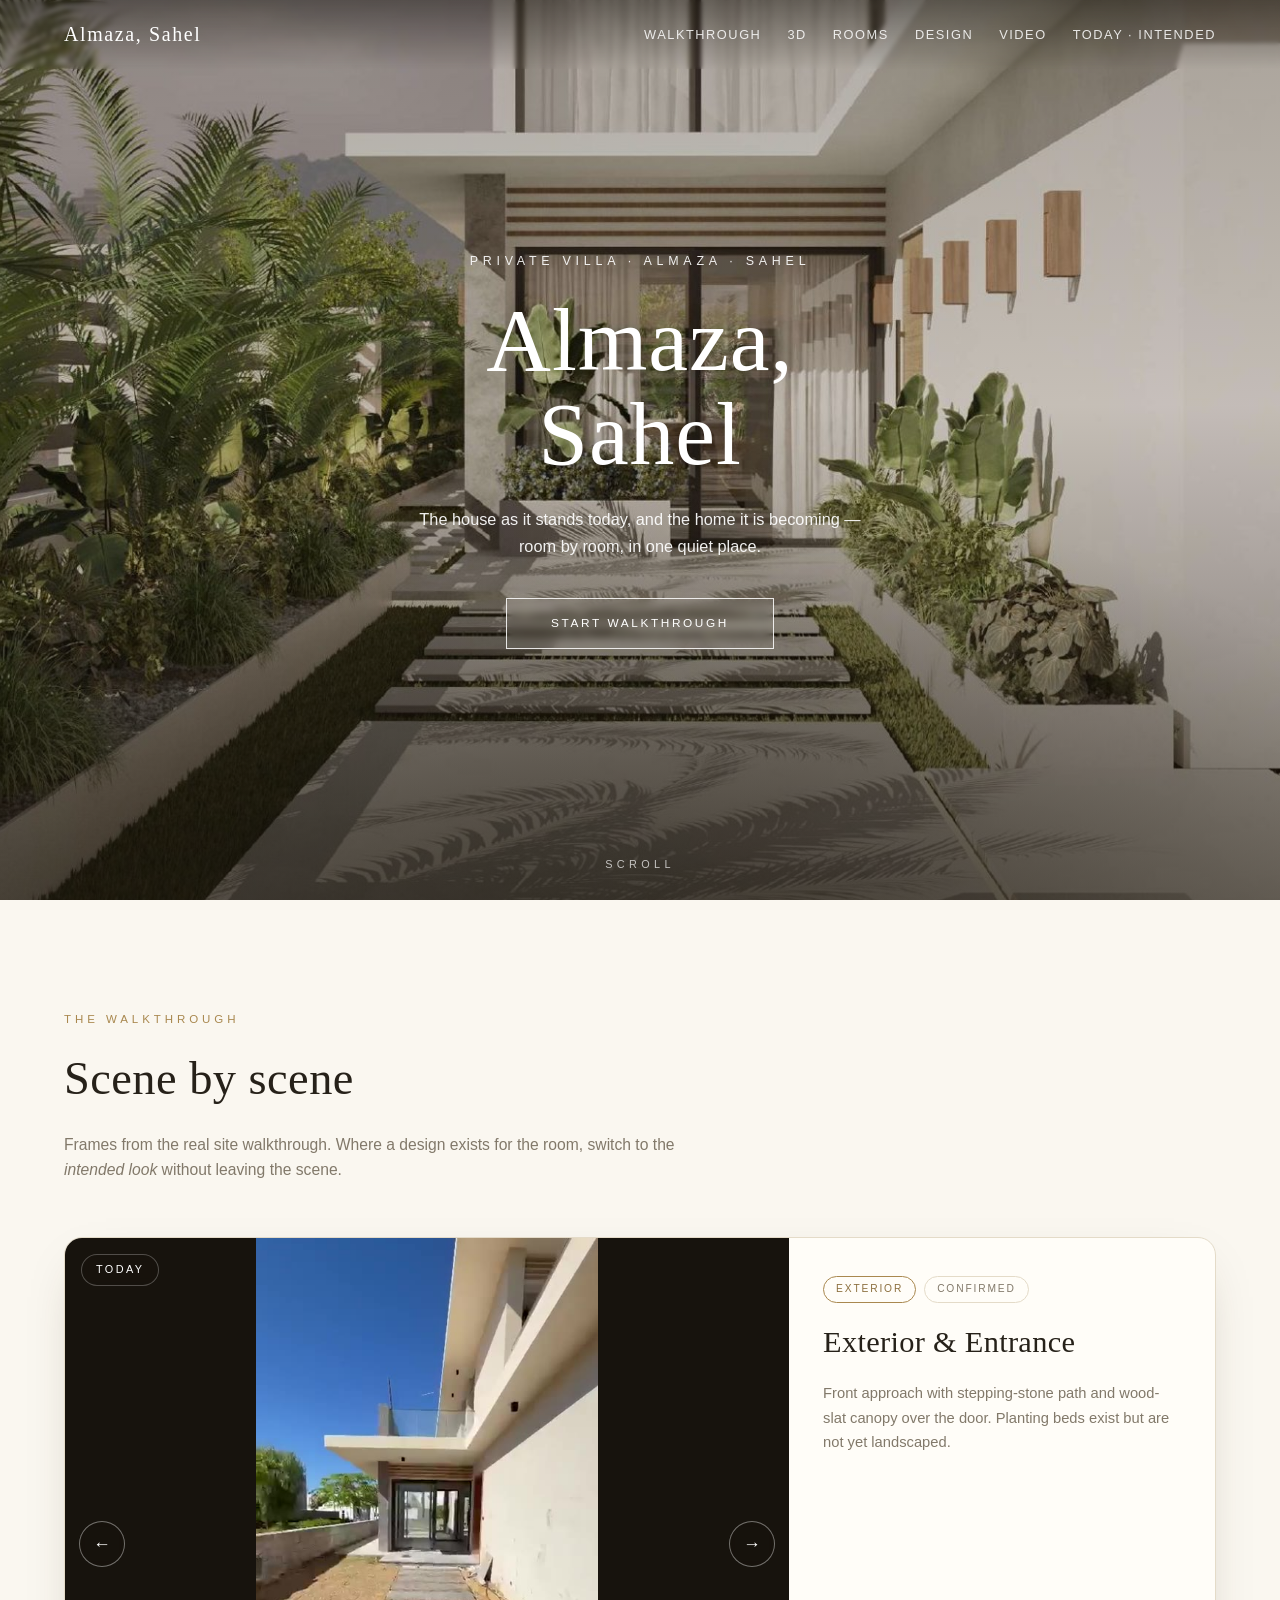
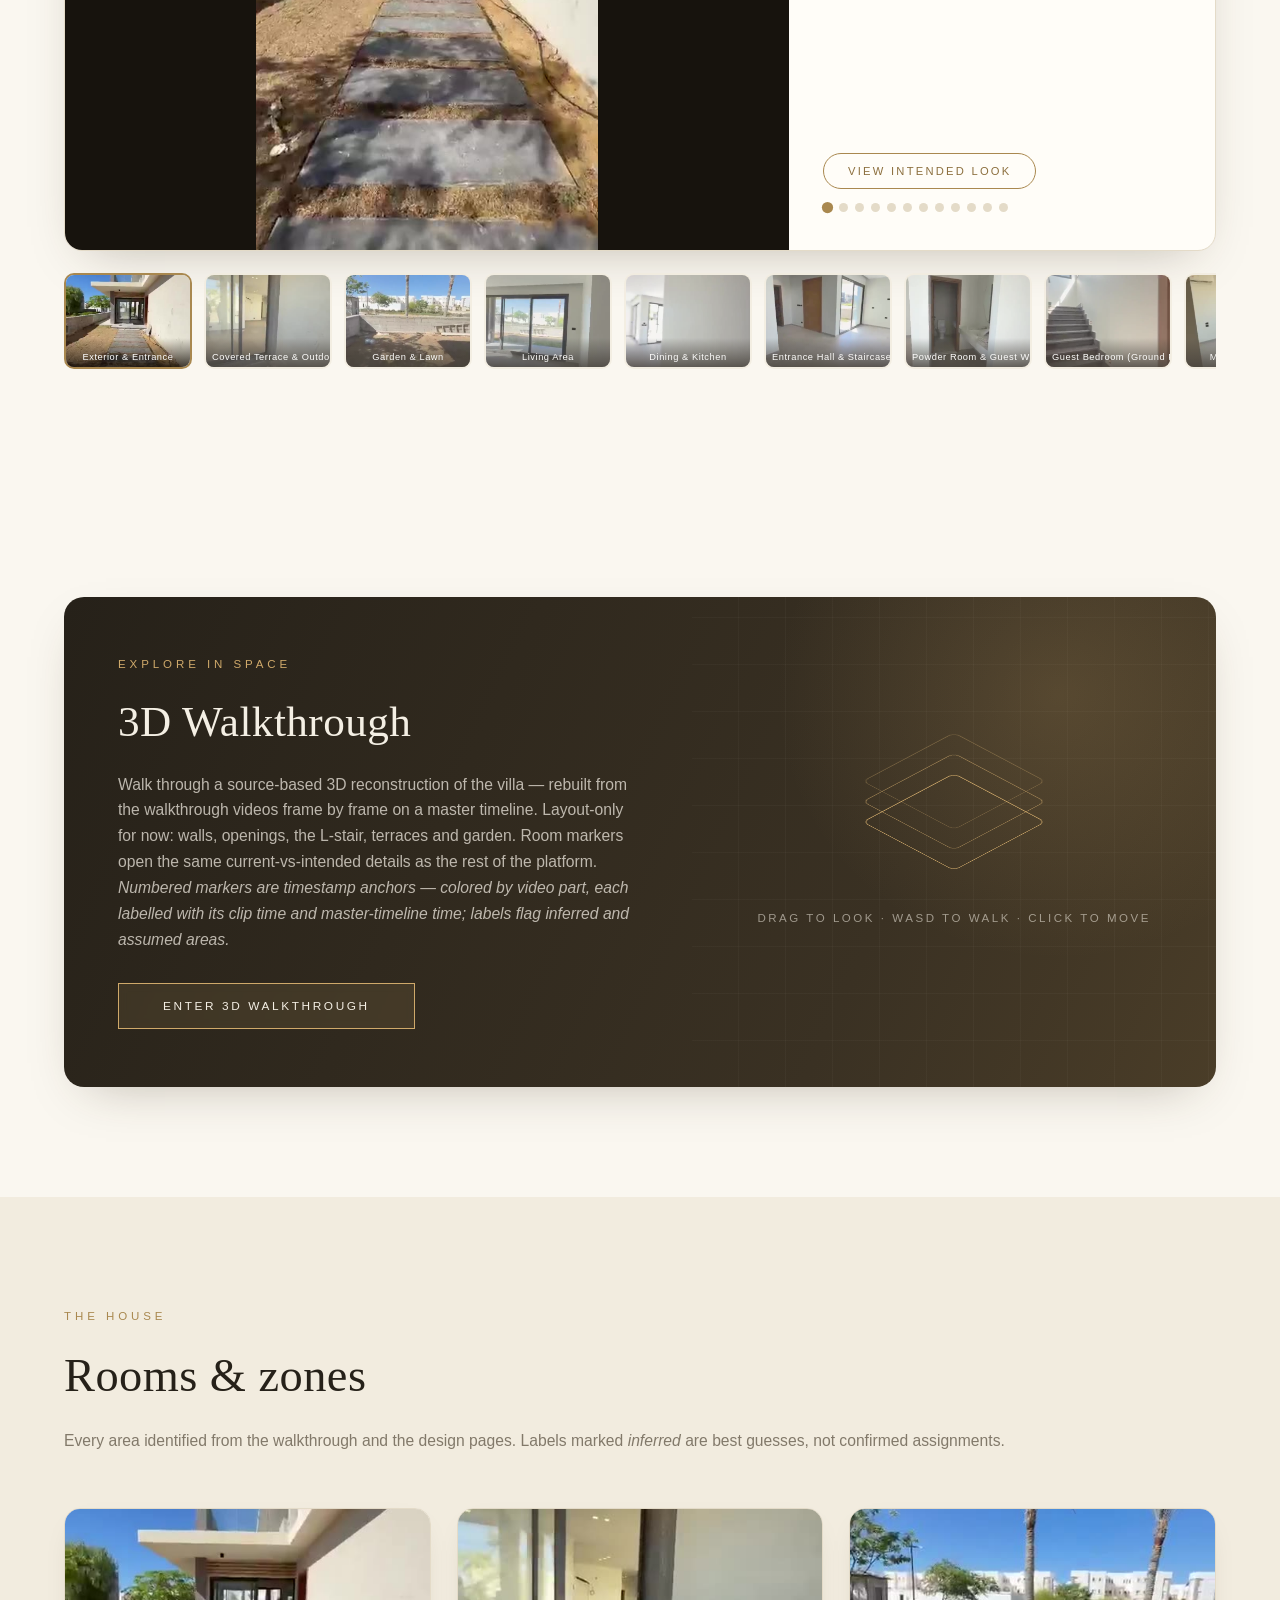
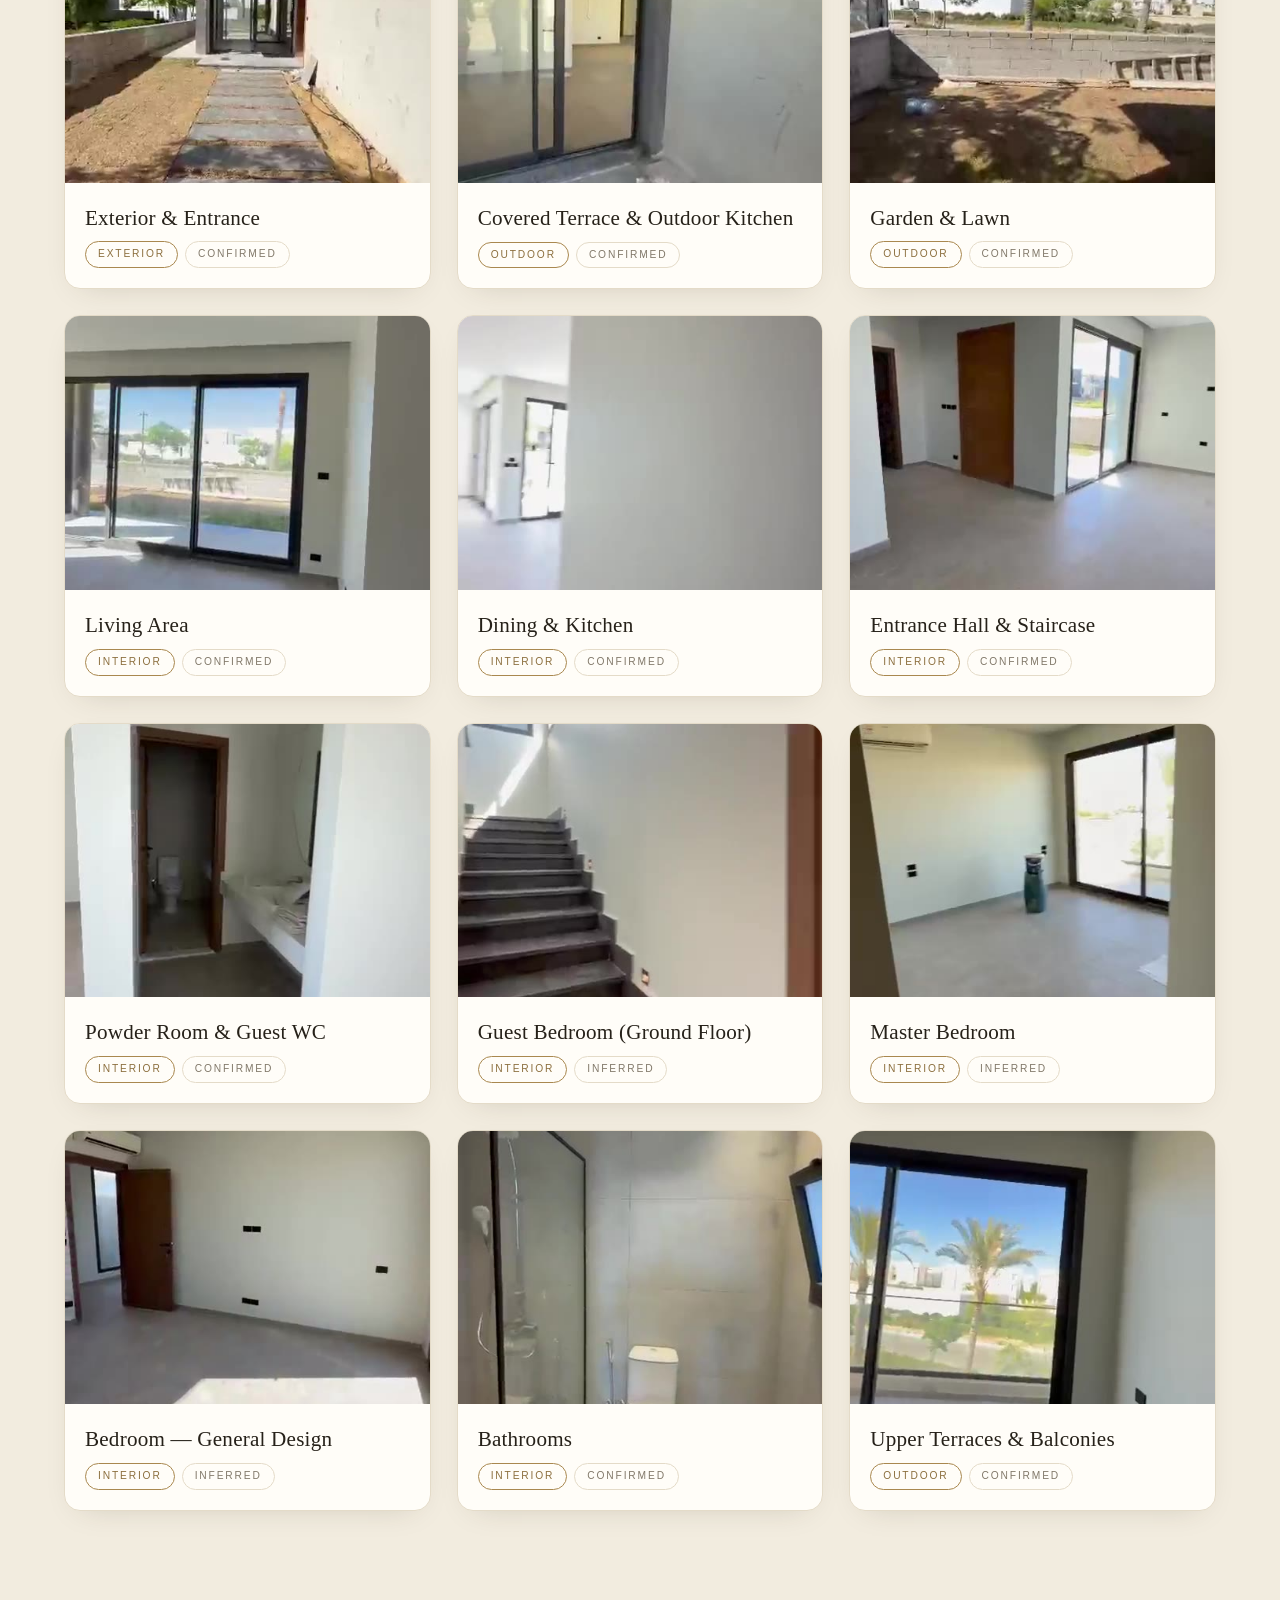
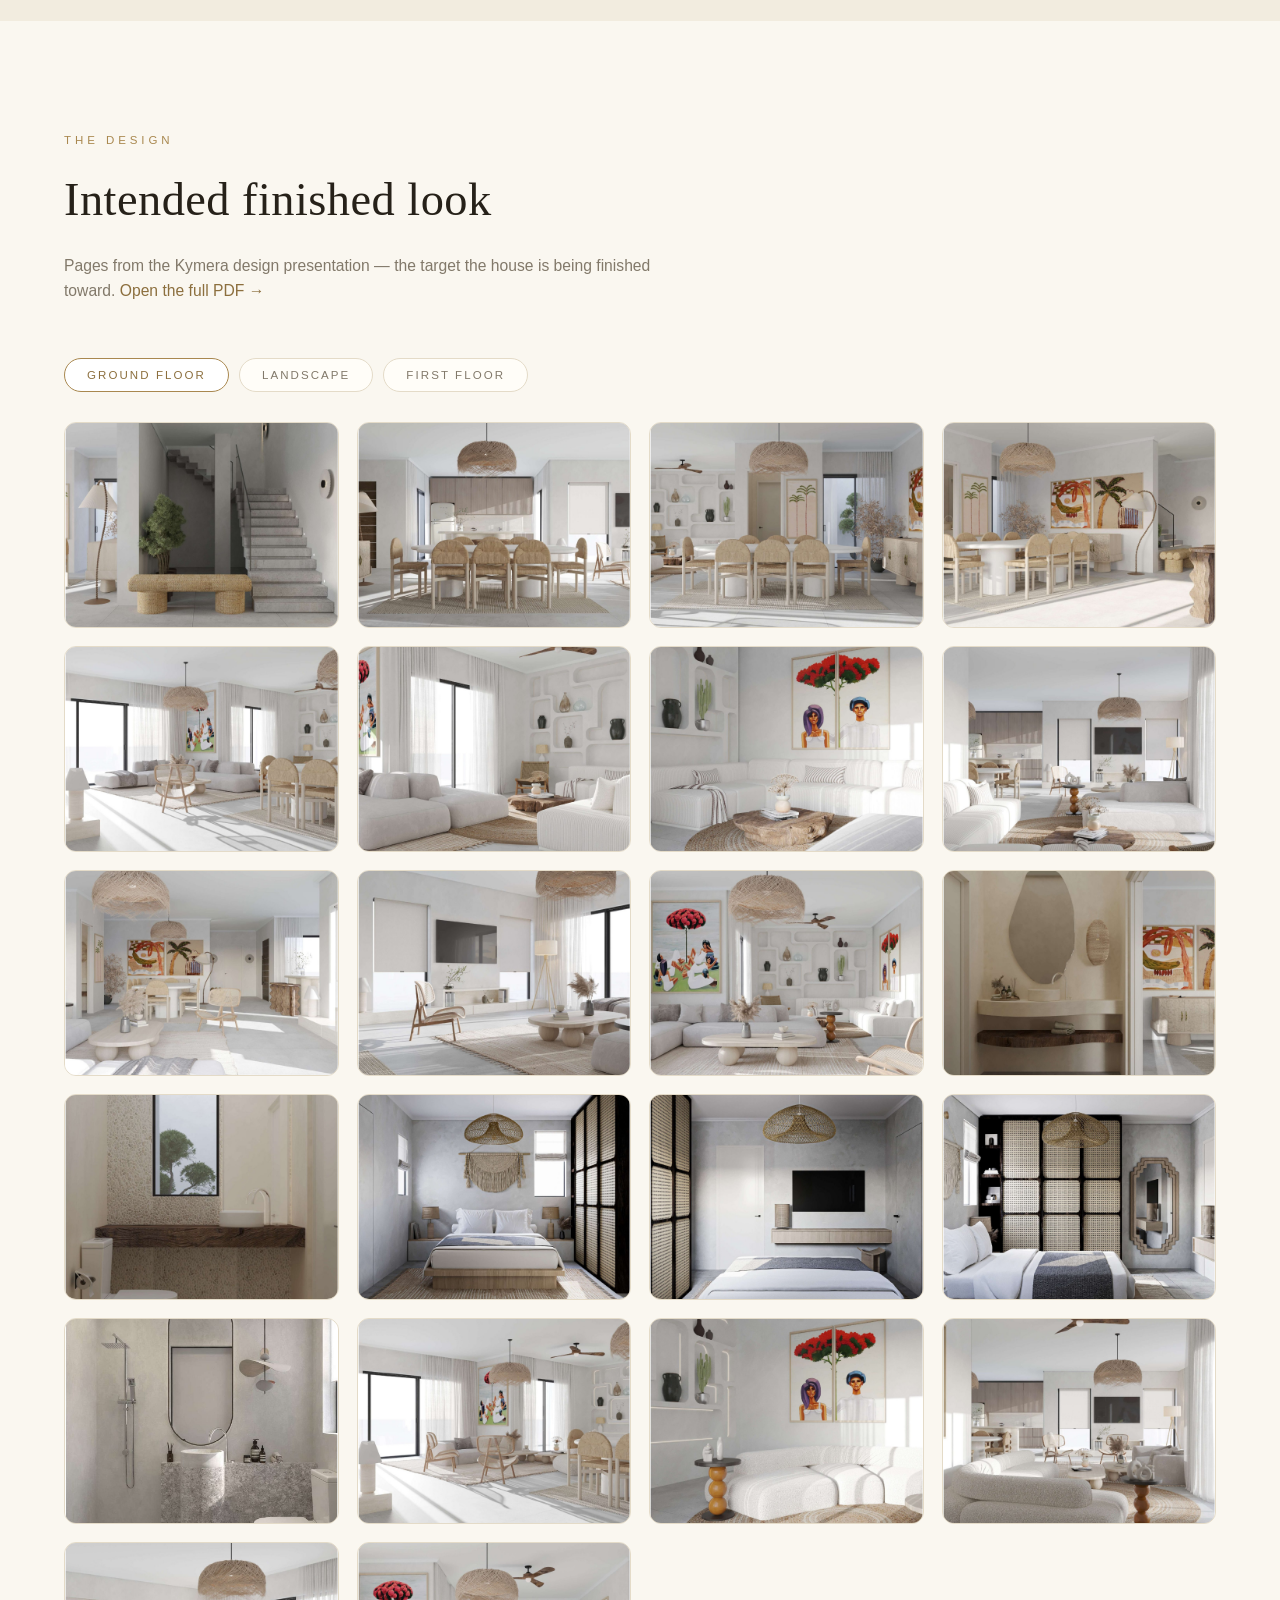
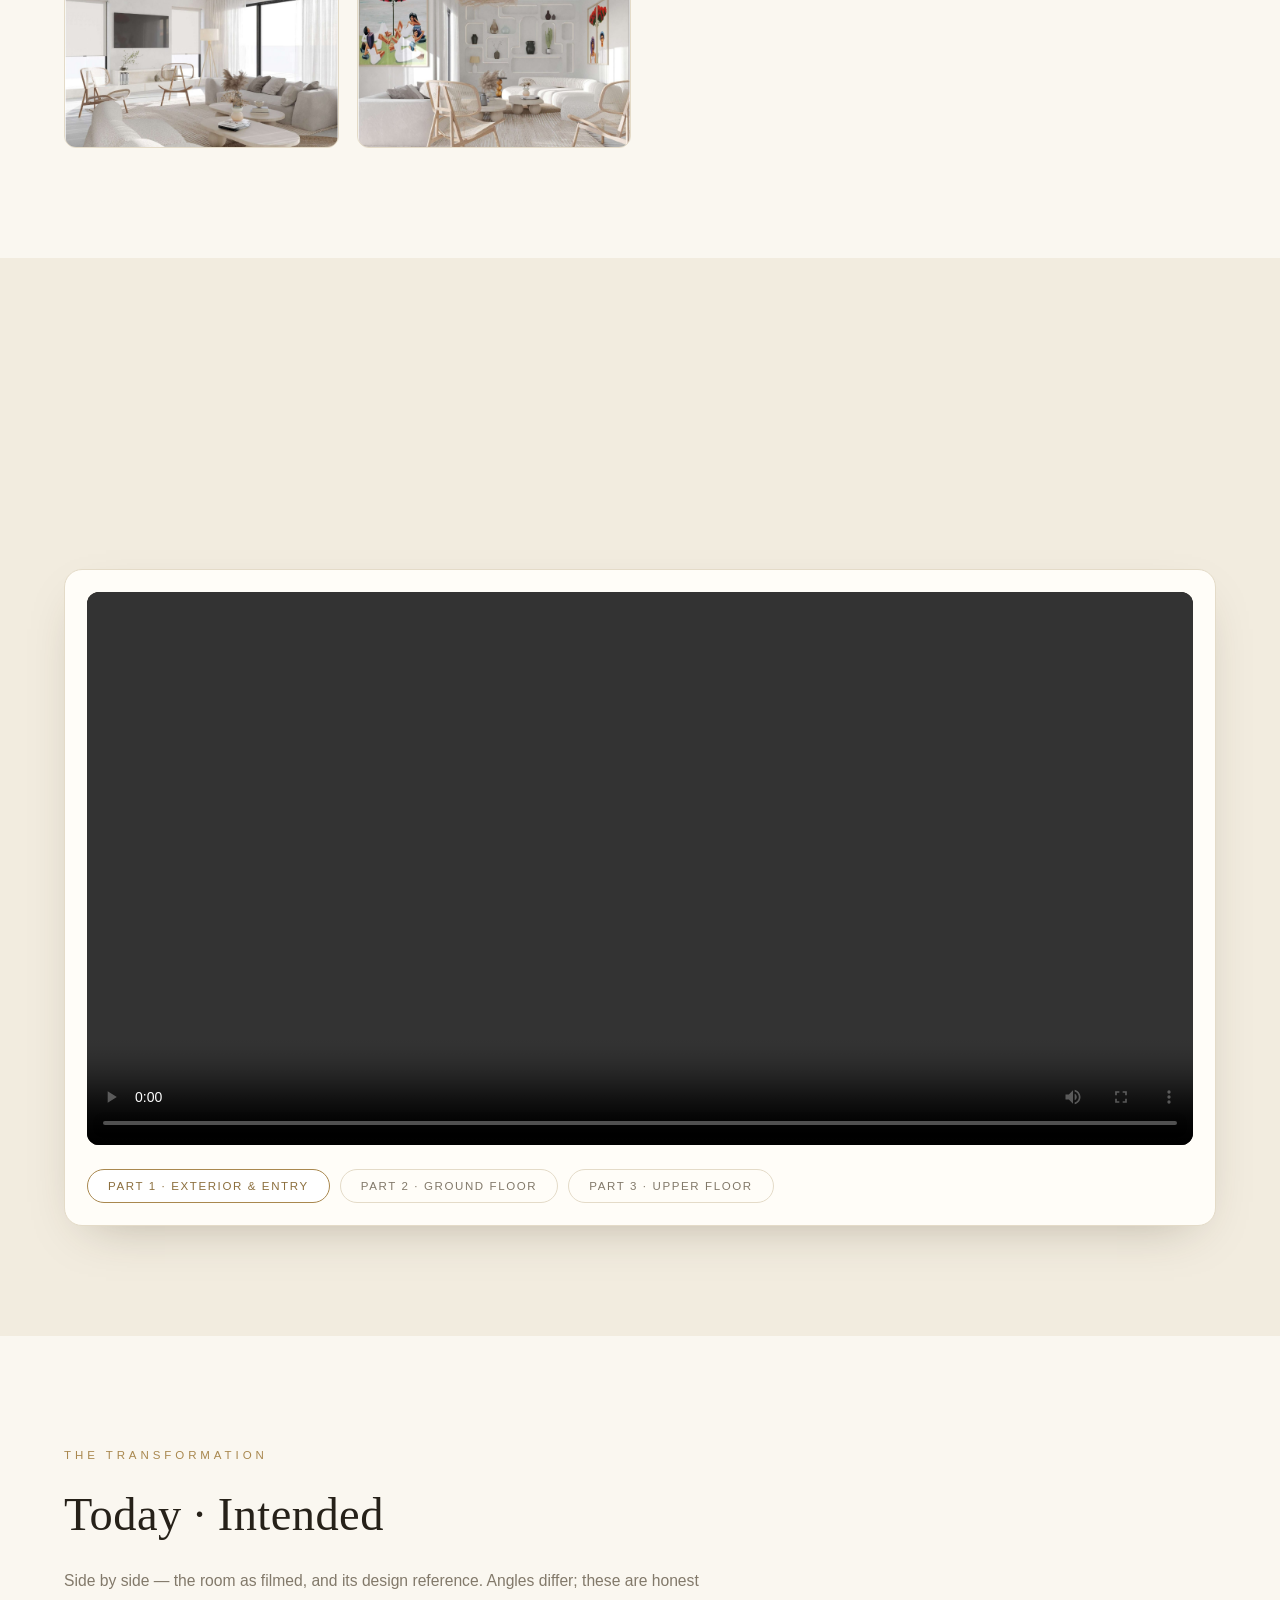
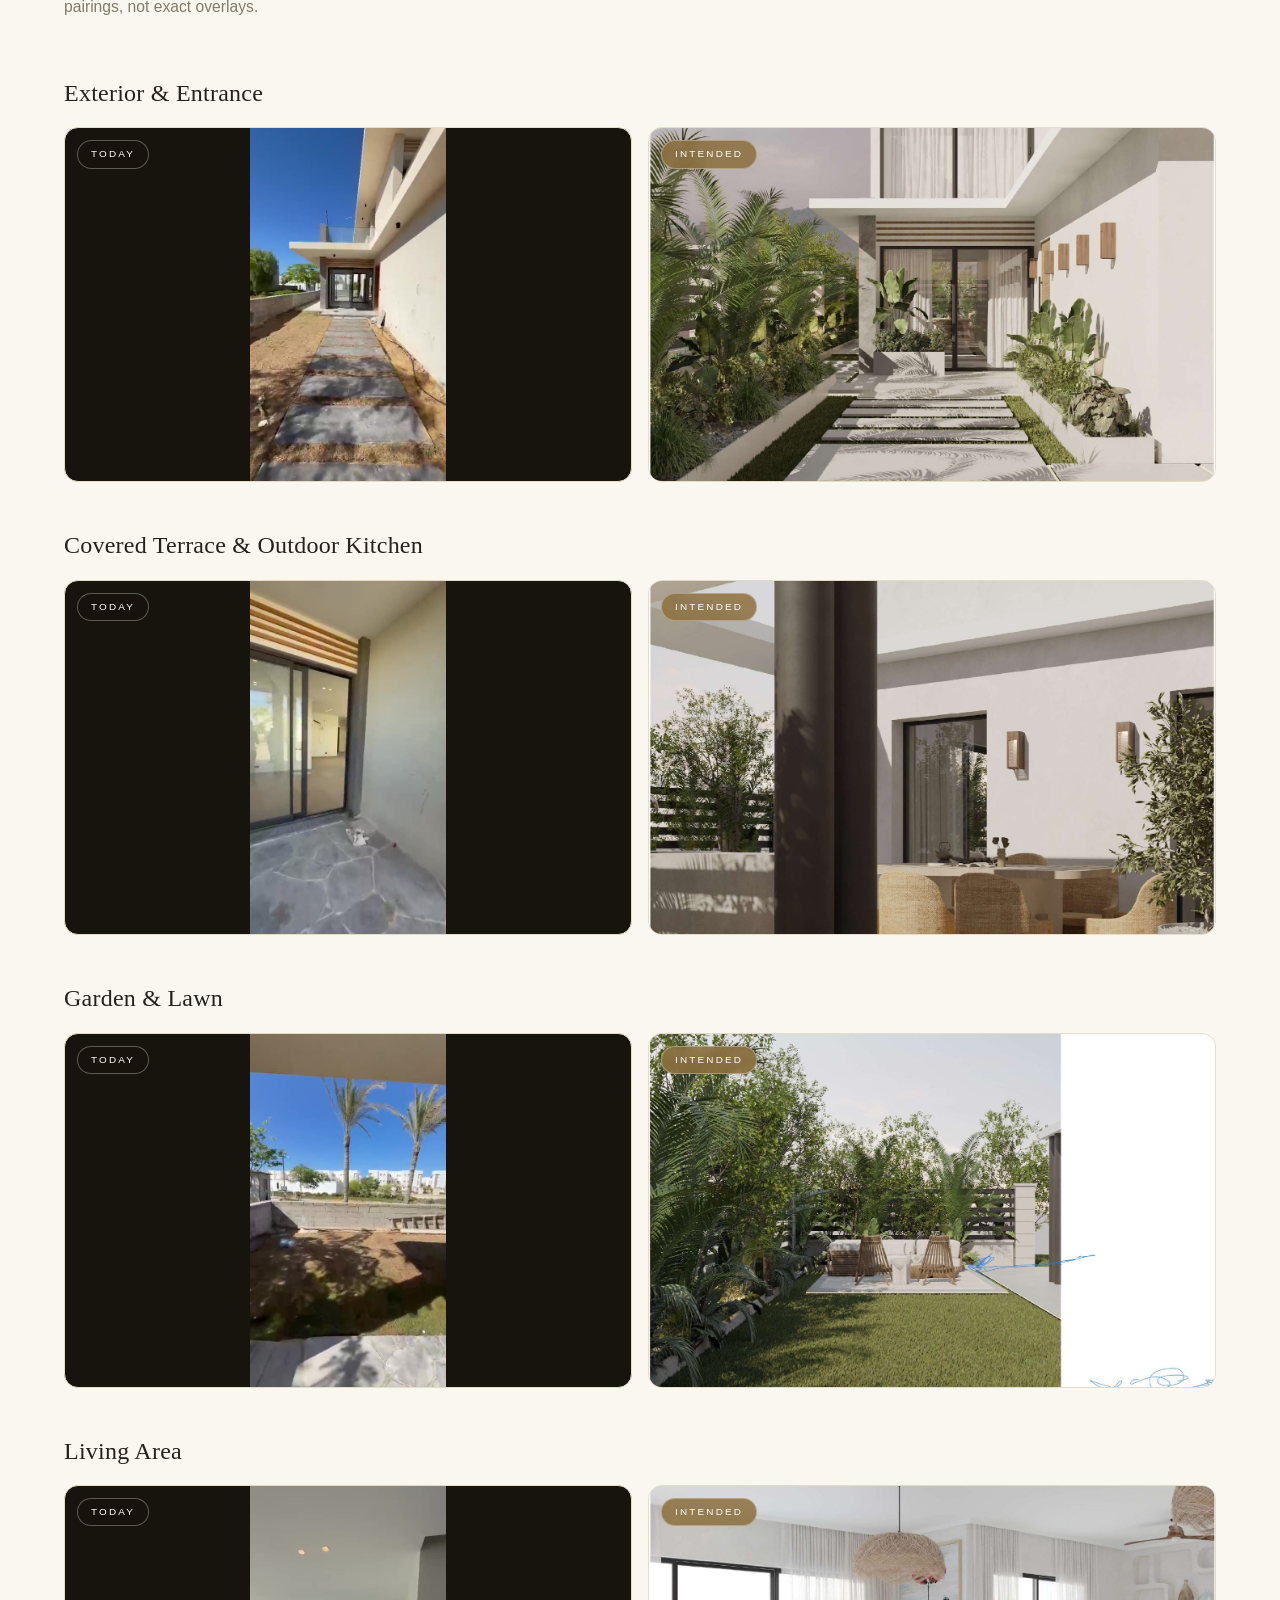
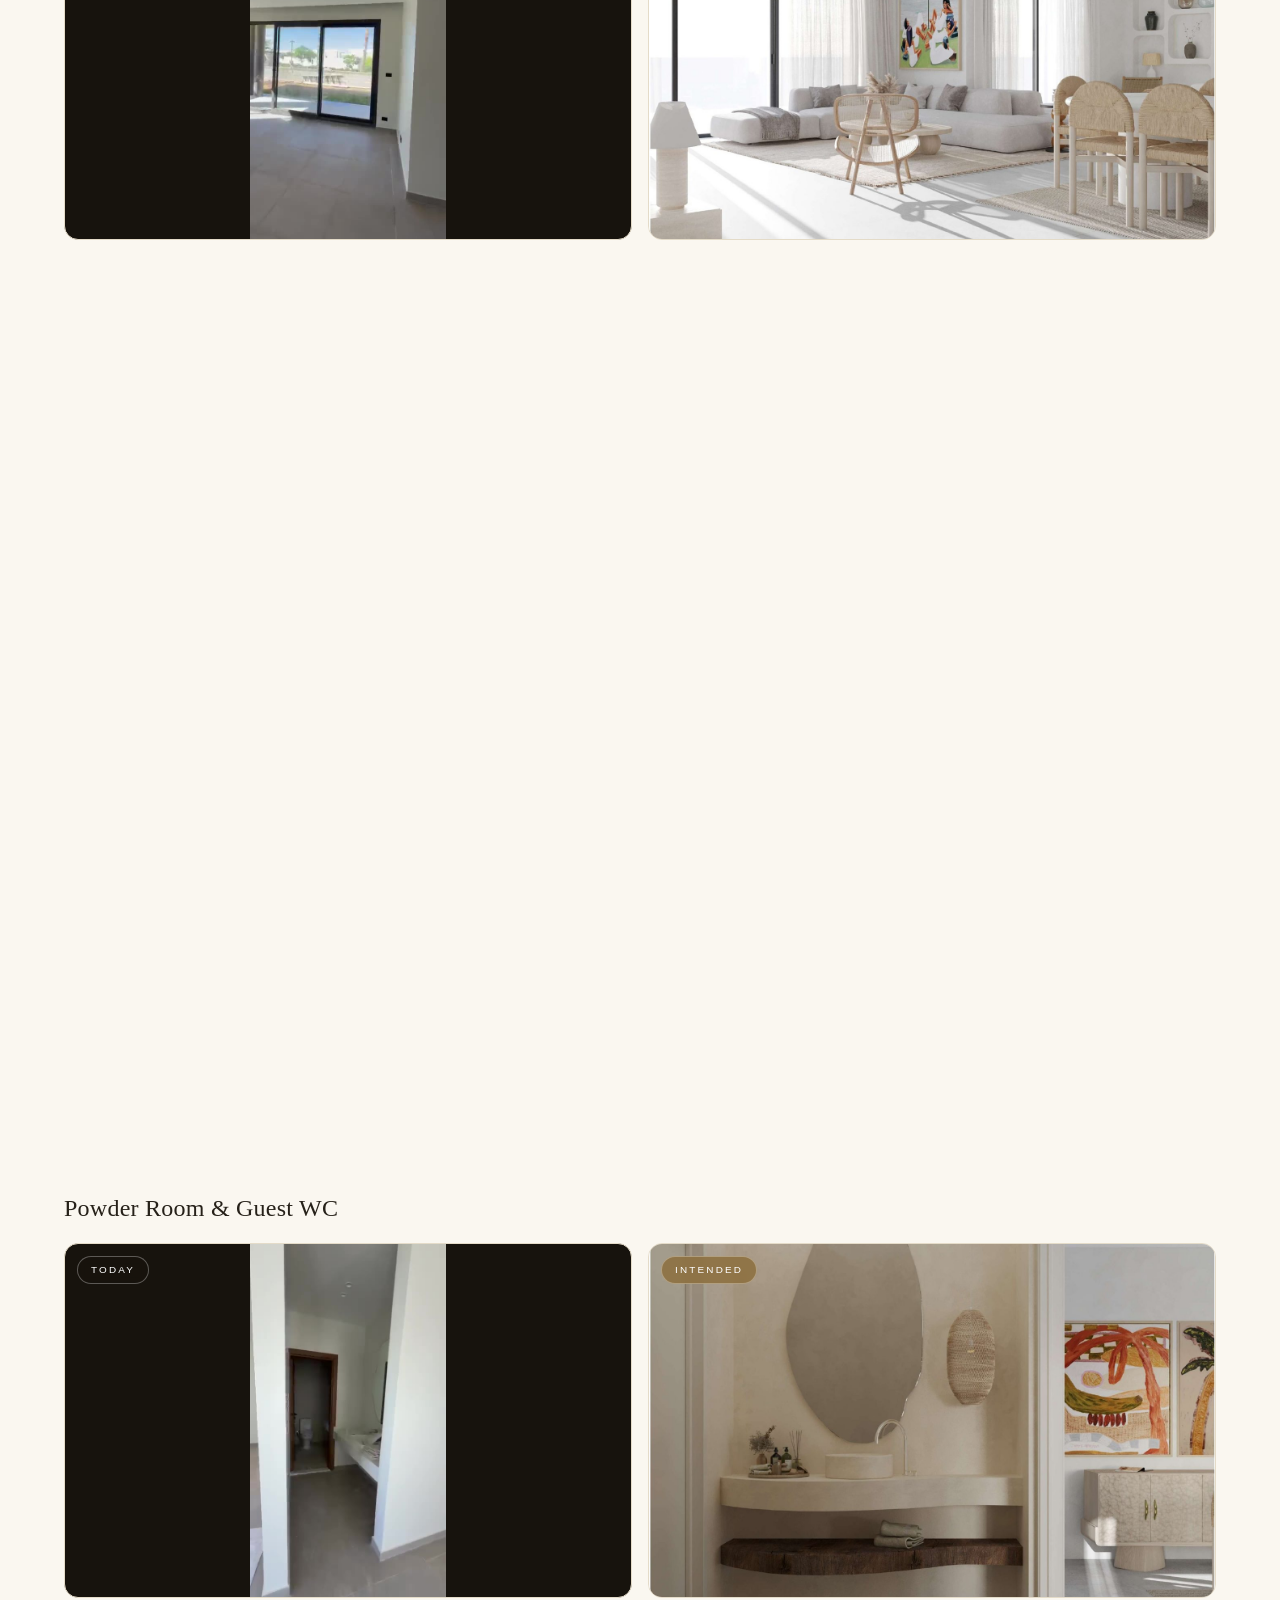
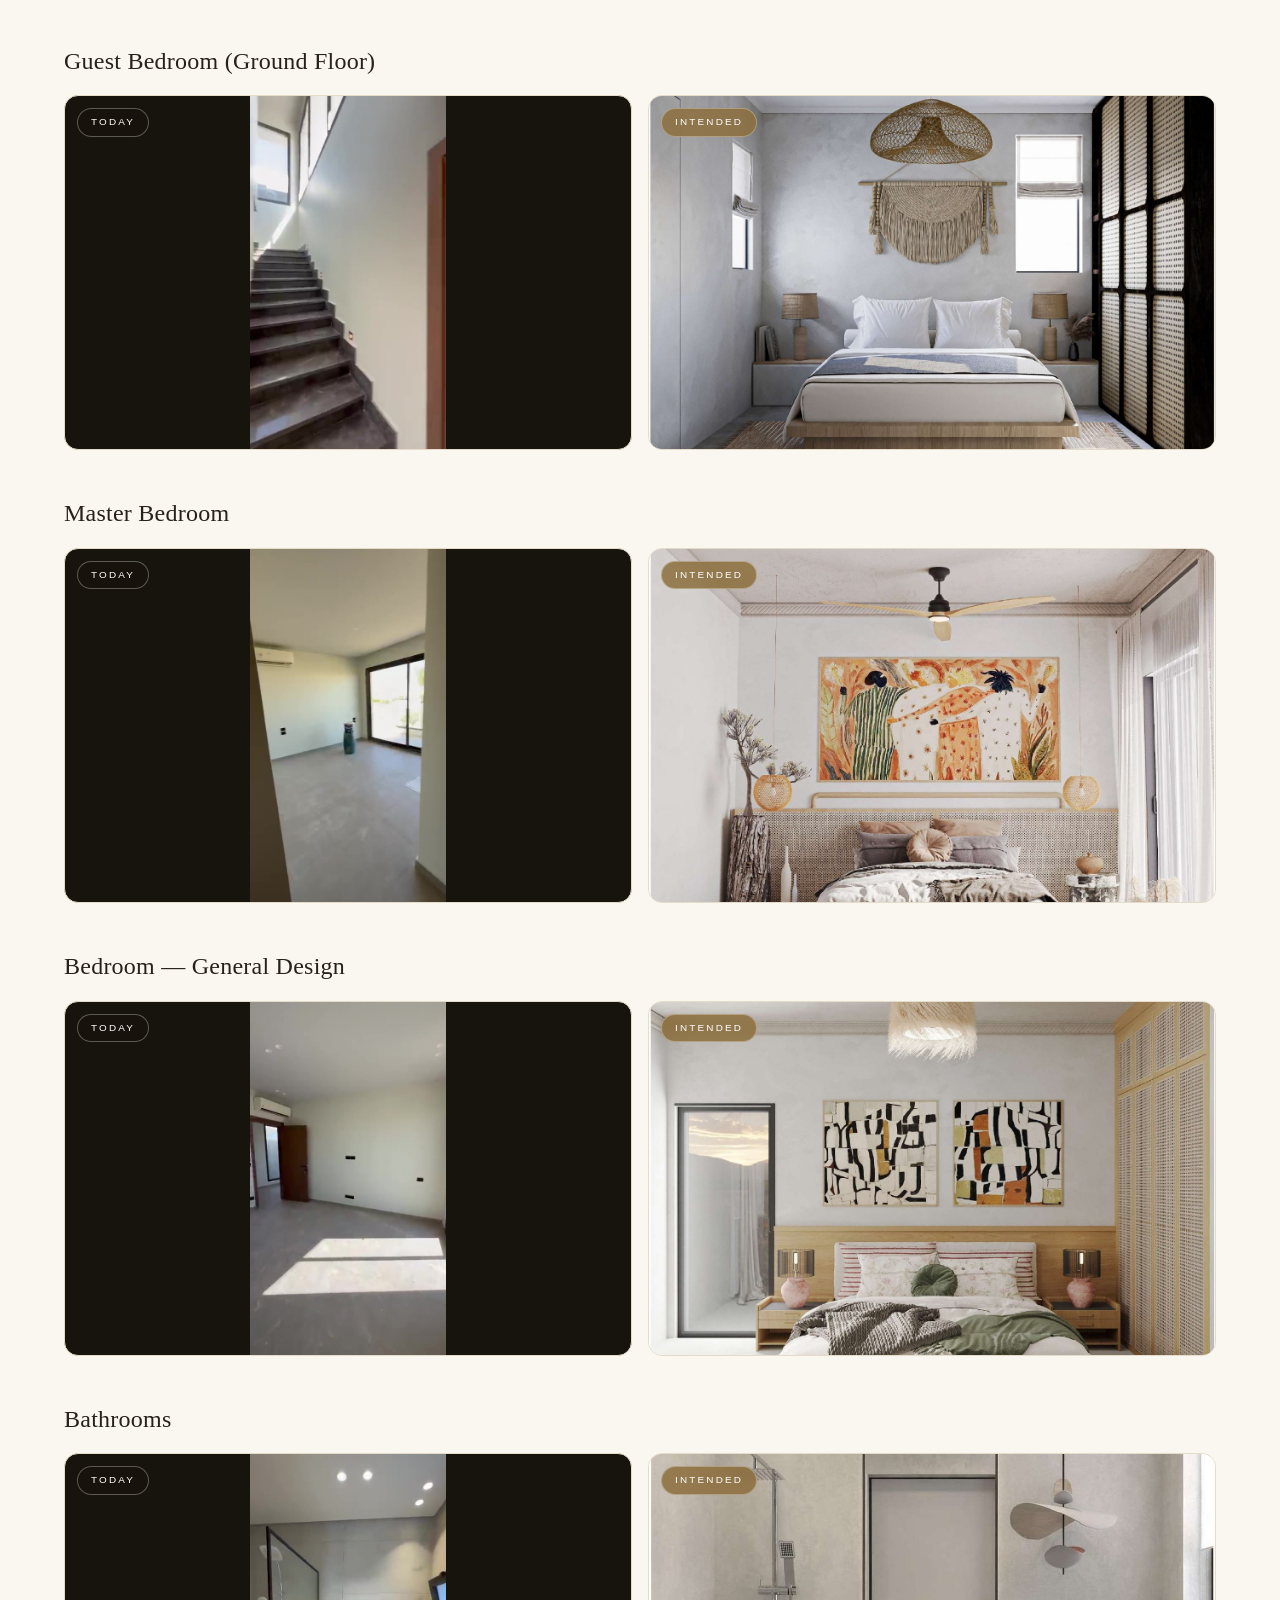
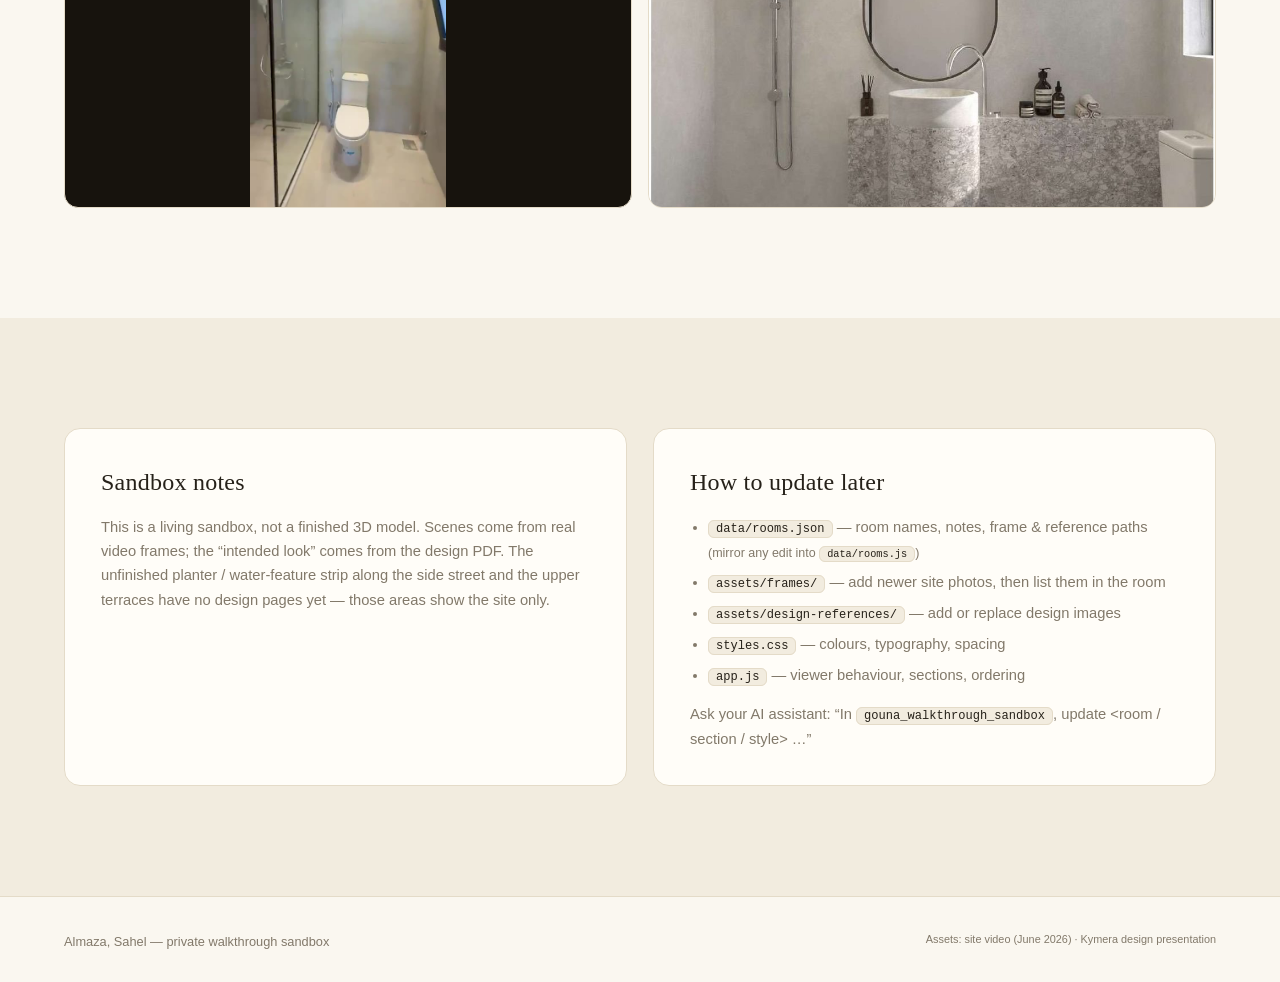
<file: gouna_walkthrough_sandbox/index.html>
<!DOCTYPE html>
<html lang="en">
<head>
<meta charset="UTF-8">
<meta name="viewport" content="width=device-width, initial-scale=1.0">
<title>Almaza, Sahel — Walkthrough</title>
<link rel="icon" href="data:,">
<link rel="stylesheet" href="styles.css">
</head>
<body>

<nav class="topnav">
  <div class="brand">Almaza, Sahel</div>
  <div class="navlinks">
    <a href="#viewer">Walkthrough</a>
    <a href="#explore3d">3D</a>
    <a href="#rooms">Rooms</a>
    <a href="#gallery">Design</a>
    <a href="#video">Video</a>
    <a href="#compare">Today · Intended</a>
  </div>
</nav>

<header class="hero">
  <div class="hero-bg" style="background-image:url('assets/design-references/ref-31.jpg')"></div>
  <div class="hero-veil"></div>
  <div class="hero-content reveal">
    <p class="hero-kicker">Private Villa · Almaza · Sahel</p>
    <h1>Almaza,<br>Sahel</h1>
    <p class="hero-sub">The house as it stands today, and the home it is becoming —<br>room by room, in one quiet place.</p>
    <a class="btn-primary" href="#viewer">Start Walkthrough</a>
  </div>
  <div class="hero-hint">scroll</div>
</header>

<main>

  <!-- 1 · Walkthrough viewer -->
  <section id="viewer" class="section">
    <div class="section-head reveal">
      <p class="kicker">The Walkthrough</p>
      <h2>Scene by scene</h2>
      <p class="lede">Frames from the real site walkthrough. Where a design exists for the room,
      switch to the <em>intended look</em> without leaving the scene.</p>
    </div>
    <div class="viewer reveal">
      <div class="viewer-stage">
        <img id="viewerImage" alt="Walkthrough scene">
        <div class="stage-tag" id="stageTag">Today</div>
        <button class="stage-arrow left" id="prevBtn" aria-label="Previous">&#8592;</button>
        <button class="stage-arrow right" id="nextBtn" aria-label="Next">&#8594;</button>
      </div>
      <div class="viewer-panel">
        <div class="viewer-meta">
          <span class="chip" id="viewerType"></span>
          <span class="chip subtle" id="viewerStatus"></span>
        </div>
        <h3 id="viewerName"></h3>
        <p id="viewerNotes"></p>
        <div class="viewer-actions">
          <button class="btn-ghost" id="toggleLook">View intended look</button>
        </div>
        <div class="viewer-dots" id="viewerDots"></div>
      </div>
    </div>
    <div class="thumbstrip reveal" id="thumbStrip"></div>
  </section>

  <!-- 1b · 3D walkthrough -->
  <section id="explore3d" class="section">
    <div class="threed-banner reveal">
      <div class="threed-copy">
        <p class="kicker">Explore in Space</p>
        <h2>3D Walkthrough</h2>
        <p class="lede">Walk through a source-based 3D reconstruction of the villa — rebuilt from the walkthrough videos frame by frame on a master timeline. Layout-only for now: walls, openings, the L-stair, terraces and garden. Room markers open the same current-vs-intended
        details as the rest of the platform. <em>Numbered markers are timestamp anchors — colored by video part, each labelled with its clip time and master-timeline time; labels flag inferred and assumed areas.</em></p>
        <button class="btn-primary dark" data-enter3d>Enter 3D Walkthrough</button>
      </div>
      <div class="threed-visual" data-enter3d title="Enter 3D walkthrough">
        <div class="threed-glyph">
          <span></span><span></span><span></span>
        </div>
        <p>drag to look · WASD to walk · click to move</p>
      </div>
    </div>
  </section>

  <!-- 2 · Room navigation -->
  <section id="rooms" class="section alt">
    <div class="section-head reveal">
      <p class="kicker">The House</p>
      <h2>Rooms &amp; zones</h2>
      <p class="lede">Every area identified from the walkthrough and the design pages.
      Labels marked <em>inferred</em> are best guesses, not confirmed assignments.</p>
    </div>
    <div class="room-grid" id="roomGrid"></div>
  </section>

  <!-- 3 · Design gallery -->
  <section id="gallery" class="section">
    <div class="section-head reveal">
      <p class="kicker">The Design</p>
      <h2>Intended finished look</h2>
      <p class="lede">Pages from the Kymera design presentation — the target the house is being finished toward.
      <a href="assets/pdf/design-presentation.pdf" target="_blank">Open the full PDF&nbsp;&rarr;</a></p>
    </div>
    <div class="gallery-tabs reveal" id="galleryTabs"></div>
    <div class="gallery-grid reveal" id="galleryGrid"></div>
  </section>

  <!-- 4 · Video -->
  <section id="video" class="section alt">
    <div class="section-head reveal">
      <p class="kicker">The Record</p>
      <h2>Original site video</h2>
      <p class="lede">The walkthrough as filmed on site, in three parts.</p>
    </div>
    <div class="video-wrap reveal">
      <video id="sitePlayer" controls playsinline preload="metadata"
             src="assets/video/walkthrough-part1.mp4"></video>
      <div class="video-parts" id="videoParts">
        <button data-src="assets/video/walkthrough-part1.mp4" class="active">Part 1 · Exterior &amp; entry</button>
        <button data-src="assets/video/walkthrough-part2.mp4">Part 2 · Ground floor</button>
        <button data-src="assets/video/walkthrough-part3.mp4">Part 3 · Upper floor</button>
      </div>
    </div>
  </section>

  <!-- 5 · Today vs intended -->
  <section id="compare" class="section">
    <div class="section-head reveal">
      <p class="kicker">The Transformation</p>
      <h2>Today · Intended</h2>
      <p class="lede">Side by side — the room as filmed, and its design reference.
      Angles differ; these are honest pairings, not exact overlays.</p>
    </div>
    <div class="compare-list" id="compareList"></div>
  </section>

  <!-- 6 · Notes + update guide -->
  <section id="notes" class="section alt">
    <div class="notes-cols">
      <div class="note-card reveal">
        <h3>Sandbox notes</h3>
        <p>This is a living sandbox, not a finished 3D model. Scenes come from real video frames;
        the “intended look” comes from the design PDF. The unfinished planter / water-feature strip
        along the side street and the upper terraces have no design pages yet — those areas show the site only.</p>
      </div>
      <div class="note-card reveal">
        <h3>How to update later</h3>
        <ul>
          <li><code>data/rooms.json</code> — room names, notes, frame &amp; reference paths <span class="mut">(mirror any edit into <code>data/rooms.js</code>)</span></li>
          <li><code>assets/frames/</code> — add newer site photos, then list them in the room</li>
          <li><code>assets/design-references/</code> — add or replace design images</li>
          <li><code>styles.css</code> — colours, typography, spacing</li>
          <li><code>app.js</code> — viewer behaviour, sections, ordering</li>
        </ul>
        <p class="mut">Ask your AI assistant: “In <code>gouna_walkthrough_sandbox</code>, update &lt;room / section / style&gt; …”</p>
      </div>
    </div>
  </section>

</main>

<footer class="foot">
  <span>Almaza, Sahel — private walkthrough sandbox</span>
  <span class="mut">Assets: site video (June 2026) · Kymera design presentation</span>
</footer>

<!-- Lightbox -->
<div class="lightbox" id="lightbox" hidden>
  <button class="lb-close" id="lbClose" aria-label="Close">&times;</button>
  <img id="lbImage" alt="">
  <div class="lb-caption" id="lbCaption"></div>
</div>

<!-- Room detail overlay -->
<div class="roomsheet" id="roomSheet" hidden>
  <div class="sheet-inner">
    <button class="lb-close" id="sheetClose" aria-label="Close">&times;</button>
    <div class="sheet-head">
      <h3 id="sheetName"></h3>
      <div id="sheetChips"></div>
    </div>
    <p id="sheetNotes"></p>
    <h4>Today on site</h4>
    <div class="sheet-row" id="sheetFrames"></div>
    <h4>Intended design</h4>
    <div class="sheet-row" id="sheetRefs"></div>
  </div>
</div>

<!-- 3D walkthrough overlay -->
<div class="threeoverlay" id="threeOverlay" hidden>
  <canvas id="threeCanvas"></canvas>
  <div class="three-topbar">
    <button class="tb-btn" id="exit3d">&larr; Exit</button>
    <div class="tb-title">Almaza, Sahel · 3D Walkthrough <span class="tb-approx">approximate layout</span></div>
    <div class="tb-tools">
      <button class="tb-btn on" data-floor="0">Ground</button>
      <button class="tb-btn" data-floor="1">First floor</button>
      <select id="zoneSelect" class="tb-select">
        <option value="" disabled selected>Jump to room…</option>
      </select>
      <button class="tb-btn" id="help3d">?</button>
    </div>
  </div>
  <div class="three-hud">
    <span id="hudZone">—</span>
    <button id="hudDetails" class="tb-btn gold">Room details</button>
  </div>
  <div class="three-help" id="threeHelp" hidden>
    <div class="help-card">
      <h3>Moving around</h3>
      <p><strong>Drag</strong> to look &nbsp;·&nbsp; <strong>W A S D</strong> or arrow keys to walk<br>
      <strong>Click the floor</strong> to walk there &nbsp;·&nbsp; walk onto the <strong>stairs</strong> to change floor<br>
      <strong>Click a gold ring</strong> for the room's today-vs-intended details &nbsp;·&nbsp; <strong>Esc</strong> to exit</p>
      <p class="mut">The layout is an honest approximation reconstructed from the site video — not measured drawings.</p>
      <span class="help-dismiss">click anywhere to start</span>
    </div>
  </div>
</div>

<script src="data/rooms.js"></script>
<script src="app.js"></script>
<script src="js/three.min.js"></script>
<script src="data/layout3d.js"></script>
<script src="js/walkthrough3d.js"></script>
</body>
</html>
</file>
<file: gouna_walkthrough_sandbox/styles.css>
/* ============================================================
   El Gouna House Walkthrough — sandbox styles
   Palette: warm sand, ivory, ink, bronze. Calm & spacious.
   ============================================================ */

:root {
  --sand:   #f2ecdf;
  --paper:  #faf7f0;
  --card:   #fffdf8;
  --ink:    #262119;
  --muted:  #82796a;
  --bronze: #a9884f;
  --bronze-deep: #8c6f3e;
  --line:   #e4dbc8;
  --shadow: 0 18px 50px -24px rgba(60, 48, 28, .35);
  --serif:  "Cormorant Garamond", "Playfair Display", Didot, "Times New Roman", Georgia, serif;
  --sans:   -apple-system, BlinkMacSystemFont, "Segoe UI", "Helvetica Neue", Arial, sans-serif;
}

* { box-sizing: border-box; margin: 0; padding: 0; }
[hidden] { display: none !important; }
html { scroll-behavior: smooth; }
body {
  font-family: var(--sans);
  background: var(--paper);
  color: var(--ink);
  line-height: 1.65;
  -webkit-font-smoothing: antialiased;
}
img { max-width: 100%; display: block; }
a { color: var(--bronze-deep); text-decoration: none; }
a:hover { text-decoration: underline; }
h1, h2, h3 { font-family: var(--serif); font-weight: 500; letter-spacing: .01em; }

/* ---------- top nav ---------- */
.topnav {
  position: fixed; inset: 0 0 auto 0; z-index: 40;
  display: flex; justify-content: space-between; align-items: center;
  padding: 18px 5vw;
  color: #fff; mix-blend-mode: normal;
  background: linear-gradient(rgba(20,16,10,.45), transparent);
  backdrop-filter: blur(2px);
  transition: background .4s, color .4s, box-shadow .4s;
}
.topnav.solid {
  background: rgba(250,247,240,.92);
  color: var(--ink);
  box-shadow: 0 1px 0 var(--line);
  backdrop-filter: blur(10px);
}
.brand { font-family: var(--serif); font-size: 1.25rem; letter-spacing: .08em; }
.navlinks { display: flex; gap: 26px; font-size: .8rem; letter-spacing: .12em; text-transform: uppercase; }
.navlinks a { color: inherit; opacity: .85; }
.navlinks a:hover { opacity: 1; text-decoration: none; }
@media (max-width: 760px) { .navlinks { display: none; } }

/* ---------- hero ---------- */
.hero {
  position: relative; min-height: 100vh;
  display: flex; align-items: center; justify-content: center;
  text-align: center; color: #fff; overflow: hidden;
}
.hero-bg {
  position: absolute; inset: 0;
  background-size: cover; background-position: center 65%;
  transform: scale(1.06);
  animation: heroDrift 24s ease-in-out infinite alternate;
}
@keyframes heroDrift { from { transform: scale(1.06) translateY(0); } to { transform: scale(1.12) translateY(-14px); } }
.hero-veil {
  position: absolute; inset: 0;
  background:
    linear-gradient(rgba(28,22,12,.28), rgba(28,22,12,.14) 45%, rgba(28,22,12,.55)),
    radial-gradient(120% 90% at 50% 108%, rgba(20,15,8,.55), transparent 60%);
}
.hero-content { position: relative; padding: 0 6vw; max-width: 900px; }
.hero-kicker {
  font-size: .78rem; letter-spacing: .38em; text-transform: uppercase;
  opacity: .9; margin-bottom: 22px;
}
.hero h1 {
  font-size: clamp(3rem, 8vw, 5.6rem);
  line-height: 1.04; font-weight: 500; text-shadow: 0 2px 30px rgba(0,0,0,.25);
}
.hero-sub { margin: 26px auto 38px; font-size: 1.02rem; opacity: .92; font-weight: 300; }
.btn-primary {
  display: inline-block; padding: 15px 44px;
  border: 1px solid rgba(255,255,255,.85); color: #fff;
  letter-spacing: .22em; text-transform: uppercase; font-size: .74rem;
  background: rgba(255,255,255,.06); backdrop-filter: blur(4px);
  transition: background .3s, color .3s;
}
.btn-primary:hover { background: #fff; color: var(--ink); text-decoration: none; }
.hero-hint {
  position: absolute; bottom: 26px; left: 50%; transform: translateX(-50%);
  font-size: .68rem; letter-spacing: .4em; text-transform: uppercase; opacity: .7;
  animation: bob 2.6s ease-in-out infinite;
}
@keyframes bob { 0%,100% { transform: translate(-50%,0);} 50% { transform: translate(-50%,7px);} }

/* ---------- sections ---------- */
.section { padding: 110px 5vw; max-width: 1280px; margin: 0 auto; }
.section.alt { max-width: none; background: var(--sand); }
.section.alt > * { max-width: 1280px; margin-left: auto; margin-right: auto; }
.section-head { max-width: 640px; margin-bottom: 54px; }
.kicker {
  font-size: .72rem; letter-spacing: .34em; text-transform: uppercase;
  color: var(--bronze); margin-bottom: 12px;
}
.section-head h2 { font-size: clamp(2rem, 4vw, 2.9rem); margin-bottom: 14px; }
.lede { color: var(--muted); font-size: .98rem; }

/* ---------- viewer ---------- */
.viewer {
  display: grid; grid-template-columns: minmax(0, 1.7fr) minmax(280px, 1fr);
  background: var(--card); border: 1px solid var(--line); border-radius: 18px;
  overflow: hidden; box-shadow: var(--shadow);
}
@media (max-width: 900px) { .viewer { grid-template-columns: 1fr; } }
.viewer-stage {
  position: relative; background: #17130d; min-height: 380px;
  display: flex; align-items: center; justify-content: center;
}
.viewer-stage img {
  width: 100%; height: 100%; max-height: 68vh;
  object-fit: contain;
  transition: opacity .28s ease;
}
.viewer-stage img.fading { opacity: 0; }
.stage-tag {
  position: absolute; top: 16px; left: 16px;
  font-size: .68rem; letter-spacing: .22em; text-transform: uppercase;
  color: #fff; background: rgba(23,19,13,.65); border: 1px solid rgba(255,255,255,.25);
  padding: 6px 14px; border-radius: 100px; backdrop-filter: blur(4px);
}
.stage-tag.design { background: rgba(140,111,62,.82); border-color: rgba(255,255,255,.35); }
.stage-arrow {
  position: absolute; top: 50%; transform: translateY(-50%);
  width: 46px; height: 46px; border-radius: 50%;
  border: 1px solid rgba(255,255,255,.4); background: rgba(23,19,13,.45);
  color: #fff; font-size: 1.1rem; cursor: pointer; backdrop-filter: blur(3px);
  transition: background .25s;
}
.stage-arrow:hover { background: rgba(23,19,13,.8); }
.stage-arrow.left { left: 14px; } .stage-arrow.right { right: 14px; }
.viewer-panel { padding: 38px 34px; display: flex; flex-direction: column; gap: 14px; }
.viewer-meta { display: flex; gap: 8px; flex-wrap: wrap; }
.chip {
  font-size: .64rem; letter-spacing: .18em; text-transform: uppercase;
  color: var(--bronze-deep); border: 1px solid var(--bronze); border-radius: 100px;
  padding: 4px 12px;
}
.chip.subtle { color: var(--muted); border-color: var(--line); }
.viewer-panel h3 { font-size: 1.9rem; }
.viewer-panel p { color: var(--muted); font-size: .92rem; flex: 1; }
.btn-ghost {
  align-self: flex-start; padding: 11px 24px; cursor: pointer;
  font-size: .7rem; letter-spacing: .2em; text-transform: uppercase;
  color: var(--bronze-deep); background: none; border: 1px solid var(--bronze);
  border-radius: 100px; transition: all .25s;
}
.btn-ghost:hover { background: var(--bronze); color: #fff; }
.btn-ghost:disabled { opacity: .35; cursor: default; }
.btn-ghost:disabled:hover { background: none; color: var(--bronze-deep); }
.viewer-dots { display: flex; gap: 7px; flex-wrap: wrap; }
.viewer-dots button {
  width: 9px; height: 9px; border-radius: 50%; border: none; cursor: pointer;
  background: var(--line); transition: background .2s, transform .2s;
}
.viewer-dots button.on { background: var(--bronze); transform: scale(1.25); }

.thumbstrip {
  display: flex; gap: 12px; margin-top: 22px; padding-bottom: 8px;
  overflow-x: auto; scrollbar-width: thin;
}
.thumbstrip button {
  flex: 0 0 auto; width: 128px; aspect-ratio: 4/3; border-radius: 10px;
  overflow: hidden; border: 2px solid transparent; cursor: pointer; padding: 0;
  background: var(--sand); position: relative; transition: border-color .2s, opacity .2s;
  opacity: .78;
}
.thumbstrip button img { width: 100%; height: 100%; object-fit: cover; }
.thumbstrip button span {
  position: absolute; inset: auto 0 0 0; font-size: .58rem; letter-spacing: .06em;
  color: #fff; background: linear-gradient(transparent, rgba(20,15,8,.8));
  padding: 14px 6px 5px; text-align: center; white-space: nowrap; overflow: hidden;
}
.thumbstrip button.on, .thumbstrip button:hover { border-color: var(--bronze); opacity: 1; }

/* ---------- room grid ---------- */
.room-grid {
  display: grid; grid-template-columns: repeat(auto-fill, minmax(270px, 1fr)); gap: 26px;
}
.room-card {
  background: var(--card); border: 1px solid var(--line); border-radius: 16px;
  overflow: hidden; cursor: pointer; box-shadow: 0 10px 30px -18px rgba(60,48,28,.25);
  transition: transform .3s ease, box-shadow .3s ease;
}
.room-card:hover { transform: translateY(-5px); box-shadow: var(--shadow); }
.room-card .cover { aspect-ratio: 4/3; overflow: hidden; background: var(--sand); }
.room-card .cover img { width: 100%; height: 100%; object-fit: cover; transition: transform .5s ease; }
.room-card:hover .cover img { transform: scale(1.05); }
.room-card .body { padding: 18px 20px 20px; }
.room-card h3 { font-size: 1.32rem; margin-bottom: 6px; }
.room-card .meta { display: flex; gap: 7px; flex-wrap: wrap; }

/* ---------- gallery ---------- */
.gallery-tabs { display: flex; gap: 10px; margin-bottom: 30px; flex-wrap: wrap; }
.gallery-tabs button {
  padding: 10px 22px; cursor: pointer; border-radius: 100px;
  font-size: .72rem; letter-spacing: .18em; text-transform: uppercase;
  border: 1px solid var(--line); background: var(--card); color: var(--muted);
  transition: all .25s;
}
.gallery-tabs button.on { border-color: var(--bronze); color: var(--bronze-deep); background: #fff; }
.gallery-grid {
  display: grid; grid-template-columns: repeat(auto-fill, minmax(240px, 1fr)); gap: 18px;
}
.gallery-grid figure {
  border-radius: 12px; overflow: hidden; cursor: zoom-in; background: var(--sand);
  border: 1px solid var(--line); aspect-ratio: 4/3;
}
.gallery-grid figure img {
  width: 100%; height: 100%; object-fit: cover; transition: transform .45s ease;
}
.gallery-grid figure:hover img { transform: scale(1.06); }

/* ---------- video ---------- */
.video-wrap {
  background: var(--card); border: 1px solid var(--line); border-radius: 18px;
  padding: 22px; box-shadow: var(--shadow);
}
.video-wrap video {
  width: 100%; max-height: 72vh; border-radius: 12px; background: #17130d;
}
.video-parts { display: flex; gap: 10px; margin-top: 16px; flex-wrap: wrap; }
.video-parts button {
  padding: 10px 20px; cursor: pointer; border-radius: 100px;
  font-size: .72rem; letter-spacing: .14em; text-transform: uppercase;
  border: 1px solid var(--line); background: none; color: var(--muted); transition: all .25s;
}
.video-parts button.active { border-color: var(--bronze); color: var(--bronze-deep); background: #fff; }

/* ---------- compare ---------- */
.compare-list { display: flex; flex-direction: column; gap: 44px; }
.compare-row { }
.compare-row h3 { font-size: 1.5rem; margin-bottom: 14px; }
.compare-pair { display: grid; grid-template-columns: 1fr 1fr; gap: 16px; }
@media (max-width: 760px) { .compare-pair { grid-template-columns: 1fr; } }
.compare-cell {
  position: relative; border-radius: 14px; overflow: hidden; cursor: zoom-in;
  border: 1px solid var(--line); background: #17130d; aspect-ratio: 16/10;
}
.compare-cell img { width: 100%; height: 100%; object-fit: cover; }
.compare-cell.today img { object-fit: contain; }
.compare-cell .tag {
  position: absolute; top: 12px; left: 12px;
  font-size: .62rem; letter-spacing: .22em; text-transform: uppercase; color: #fff;
  padding: 5px 13px; border-radius: 100px; background: rgba(23,19,13,.65);
  border: 1px solid rgba(255,255,255,.3); backdrop-filter: blur(4px);
}
.compare-cell.design .tag { background: rgba(140,111,62,.85); }

/* ---------- notes ---------- */
.notes-cols { display: grid; grid-template-columns: 1fr 1fr; gap: 26px; }
@media (max-width: 820px) { .notes-cols { grid-template-columns: 1fr; } }
.note-card {
  background: var(--card); border: 1px solid var(--line); border-radius: 16px;
  padding: 34px 36px;
}
.note-card h3 { font-size: 1.5rem; margin-bottom: 12px; }
.note-card p, .note-card li { color: var(--muted); font-size: .92rem; }
.note-card ul { margin: 8px 0 14px 18px; display: flex; flex-direction: column; gap: 6px; }
code {
  font-size: .82em; background: var(--sand); border: 1px solid var(--line);
  border-radius: 6px; padding: 1px 7px; color: var(--ink);
}
.mut { color: var(--muted); font-size: .85em; }

/* ---------- footer ---------- */
.foot {
  display: flex; justify-content: space-between; gap: 14px; flex-wrap: wrap;
  padding: 34px 5vw; border-top: 1px solid var(--line); font-size: .8rem; color: var(--muted);
}

/* ---------- lightbox & room sheet ---------- */
.lightbox {
  position: fixed; inset: 0; z-index: 80; background: rgba(20,16,10,.93);
  display: flex; align-items: center; justify-content: center; flex-direction: column; gap: 14px;
  padding: 4vh 4vw;
}
.lightbox img { max-width: 92vw; max-height: 84vh; border-radius: 8px; }
.lb-caption { color: rgba(255,255,255,.75); font-size: .8rem; letter-spacing: .08em; }
.lb-close {
  position: absolute; top: 18px; right: 26px; z-index: 5;
  background: none; border: none; color: #fff; font-size: 2.2rem; cursor: pointer; opacity: .8;
}
.lb-close:hover { opacity: 1; }

.roomsheet {
  position: fixed; inset: 0; z-index: 70; background: rgba(20,16,10,.55);
  display: flex; align-items: flex-end; justify-content: center;
  backdrop-filter: blur(3px);
}
.sheet-inner {
  position: relative; background: var(--paper); width: min(1080px, 100%);
  max-height: 88vh; overflow-y: auto; border-radius: 22px 22px 0 0;
  padding: 44px 5vw 60px; animation: sheetUp .35s ease;
}
@keyframes sheetUp { from { transform: translateY(60px); opacity: 0; } to { transform: none; opacity: 1; } }
.sheet-inner .lb-close { color: var(--ink); }
.sheet-head { display: flex; align-items: baseline; gap: 16px; flex-wrap: wrap; margin-bottom: 10px; }
.sheet-head h3 { font-size: 2rem; }
.sheet-inner > p { color: var(--muted); max-width: 720px; margin-bottom: 26px; }
.sheet-inner h4 {
  font-family: var(--sans); font-size: .7rem; letter-spacing: .28em; text-transform: uppercase;
  color: var(--bronze); margin: 26px 0 12px;
}
.sheet-row { display: flex; gap: 12px; overflow-x: auto; padding-bottom: 6px; }
.sheet-row figure {
  flex: 0 0 auto; height: 210px; border-radius: 10px; overflow: hidden;
  border: 1px solid var(--line); cursor: zoom-in; background: #17130d;
}
.sheet-row figure img { height: 100%; width: auto; }
.sheet-row .empty { color: var(--muted); font-size: .85rem; padding: 12px 0; }

/* ---------- 3D walkthrough section ---------- */
.threed-banner {
  display: grid; grid-template-columns: 1.2fr 1fr; gap: 0;
  background: linear-gradient(115deg, #262119, #3a3123 70%, #4a3d28);
  border-radius: 20px; overflow: hidden; color: #f4efe4;
  box-shadow: var(--shadow);
}
@media (max-width: 860px) { .threed-banner { grid-template-columns: 1fr; } }
.threed-copy { padding: 58px 54px; }
.threed-copy .kicker { color: #cfa96a; }
.threed-copy h2 { font-size: clamp(2rem, 3.6vw, 2.7rem); margin-bottom: 14px; }
.threed-copy .lede { color: rgba(244,239,228,.72); margin-bottom: 30px; }
.btn-primary.dark {
  border-color: #cfa96a; color: #f4efe4; background: rgba(207,169,106,.12); cursor: pointer;
  font-family: var(--sans);
}
.btn-primary.dark:hover { background: #cfa96a; color: #262119; }
.threed-visual {
  position: relative; display: flex; flex-direction: column; align-items: center; justify-content: center;
  gap: 22px; cursor: pointer; min-height: 300px;
  background:
    radial-gradient(90% 90% at 70% 20%, rgba(207,169,106,.18), transparent 60%),
    repeating-linear-gradient(0deg, transparent, transparent 46px, rgba(244,239,228,.06) 47px),
    repeating-linear-gradient(90deg, transparent, transparent 46px, rgba(244,239,228,.06) 47px);
}
.threed-visual p { font-size: .72rem; letter-spacing: .22em; text-transform: uppercase; color: rgba(244,239,228,.55); }
.threed-glyph { position: relative; width: 130px; height: 130px; transform: rotateX(58deg) rotateZ(45deg); transform-style: preserve-3d; }
.threed-glyph span {
  position: absolute; inset: 0; border: 1.5px solid #cfa96a; border-radius: 8px;
  animation: glyphFloat 4s ease-in-out infinite;
}
.threed-glyph span:nth-child(2) { transform: translateZ(24px); opacity: .65; animation-delay: .4s; }
.threed-glyph span:nth-child(3) { transform: translateZ(48px); opacity: .35; animation-delay: .8s; }
@keyframes glyphFloat { 0%,100% { margin-top: 0; } 50% { margin-top: -8px; } }

/* ---------- 3D overlay ---------- */
.threeoverlay { position: fixed; inset: 0; z-index: 90; background: #17130d; }
.threeoverlay canvas { width: 100%; height: 100%; display: block; touch-action: none; cursor: grab; }
.threeoverlay canvas:active { cursor: grabbing; }
.three-topbar {
  position: absolute; inset: 0 0 auto 0; display: flex; align-items: center; gap: 14px;
  padding: 14px 20px;
  background: linear-gradient(rgba(18,14,8,.72), transparent);
}
.tb-title { flex: 1; text-align: center; color: #f4efe4; font-family: var(--serif); font-size: 1.05rem; letter-spacing: .04em; }
.tb-approx {
  font-family: var(--sans); font-size: .6rem; letter-spacing: .2em; text-transform: uppercase;
  color: #cfa96a; border: 1px solid rgba(207,169,106,.5); border-radius: 100px; padding: 3px 10px; margin-left: 10px;
  vertical-align: middle;
}
.tb-tools { display: flex; gap: 8px; align-items: center; }
.tb-btn {
  padding: 9px 16px; cursor: pointer; border-radius: 100px;
  font-size: .68rem; letter-spacing: .16em; text-transform: uppercase;
  color: #f4efe4; background: rgba(38,33,25,.55); border: 1px solid rgba(244,239,228,.3);
  backdrop-filter: blur(6px); transition: all .25s;
}
.tb-btn:hover, .tb-btn.on { border-color: #cfa96a; color: #cfa96a; }
.tb-btn.gold { border-color: #cfa96a; color: #f4efe4; background: rgba(169,136,79,.5); }
.tb-btn.gold:hover { background: #a9884f; color: #fff; }
.tb-select {
  padding: 9px 14px; border-radius: 100px; font-size: .72rem;
  color: #f4efe4; background: rgba(38,33,25,.55); border: 1px solid rgba(244,239,228,.3);
  backdrop-filter: blur(6px); max-width: 190px;
}
.tb-select option { color: #262119; background: #faf7f0; }
.three-hud {
  position: absolute; left: 20px; bottom: 20px; display: flex; align-items: center; gap: 12px;
  color: #f4efe4; background: rgba(23,19,13,.6); border: 1px solid rgba(244,239,228,.22);
  border-radius: 100px; padding: 10px 12px 10px 22px; backdrop-filter: blur(8px);
}
#hudZone { font-family: var(--serif); font-size: 1.1rem; letter-spacing: .03em; }
.three-help { position: absolute; inset: 0; display: flex; align-items: center; justify-content: center; background: rgba(18,14,8,.55); cursor: pointer; }
.help-card {
  background: rgba(250,247,240,.97); color: var(--ink); border-radius: 18px;
  padding: 40px 48px; max-width: 520px; text-align: center; box-shadow: var(--shadow);
}
.help-card h3 { font-size: 1.6rem; margin-bottom: 12px; }
.help-card p { font-size: .92rem; color: #5d564a; line-height: 2; }
.help-card .mut { margin-top: 12px; font-size: .8rem; }
.help-dismiss {
  display: inline-block; margin-top: 20px; font-size: .66rem; letter-spacing: .26em;
  text-transform: uppercase; color: var(--bronze-deep);
}
@media (max-width: 860px) {
  .tb-title { display: none; }
  .three-topbar { flex-wrap: wrap; }
}

/* ---------- reveal on scroll ---------- */
.reveal { opacity: 0; transform: translateY(26px); transition: opacity .8s ease, transform .8s ease; }
.reveal.in { opacity: 1; transform: none; }

/* ---------- image fallback ---------- */
.img-missing {
  display: flex; align-items: center; justify-content: center;
  background: repeating-linear-gradient(45deg, var(--sand), var(--sand) 12px, #ece5d4 12px, #ece5d4 24px);
  color: var(--muted); font-size: .72rem; letter-spacing: .14em; text-transform: uppercase;
  width: 100%; height: 100%; min-height: 120px; text-align: center; padding: 10px;
}
</file>
